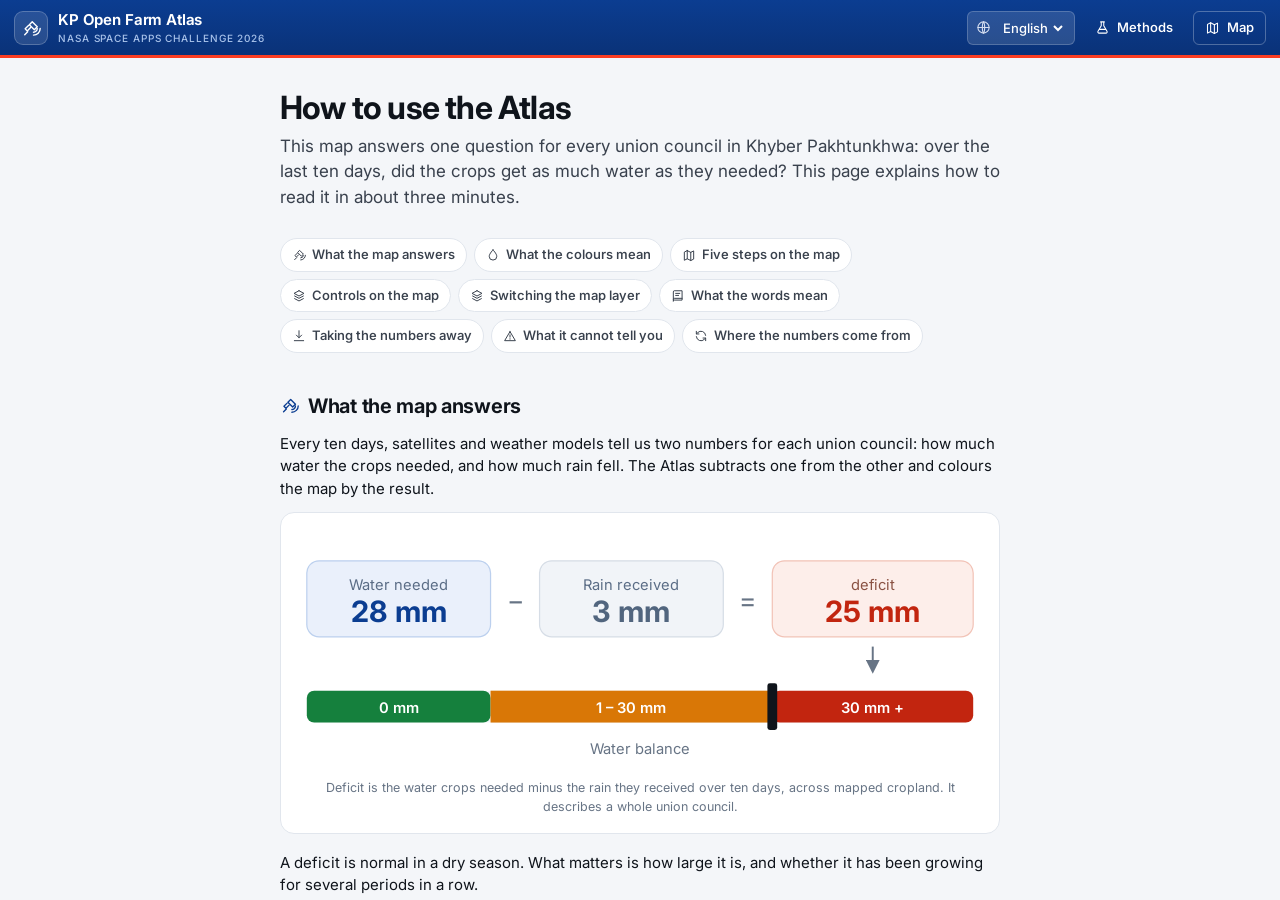
<file: site/guide.html>
<!doctype html>
<html lang="en">
<head>
  <meta charset="utf-8">
  <meta name="viewport" content="width=device-width, initial-scale=1">
  <meta name="theme-color" content="#0b3d91">
  <meta name="description" content="How to read the KP Open Farm Atlas: what the colours mean, how to find a union council, what the numbers are, and what the map cannot tell you.">
  <title>Guide · KP Open Farm Atlas</title>
  <link rel="preconnect" href="https://fonts.googleapis.com">
  <link rel="preconnect" href="https://fonts.gstatic.com" crossorigin>
  <link href="https://fonts.googleapis.com/css2?family=Inter:wght@400;500;600;700&display=swap" rel="stylesheet">
  <link rel="stylesheet" href="css/tokens.css">
  <link rel="stylesheet" href="css/base.css">
  <link rel="stylesheet" href="css/layout.css">
  <link rel="stylesheet" href="css/components.css">
  <link rel="stylesheet" href="css/responsive.css">
</head>
<body>
  <header class="top">
    <a class="brand" href="./">
      <span class="brand-mark"><svg class="icon" aria-hidden="true"><use href="#i-satellite"/></svg></span>
      <span class="brand-text">
        <b data-i18n="app_title">KP Open Farm Atlas</b>
        <span data-i18n="app_tagline">NASA Space Apps Challenge 2026</span>
      </span>
    </a>
    <div class="toolbar">
      <label class="field">
        <svg class="icon icon-sm" aria-hidden="true"><use href="#i-globe"/></svg>
        <select id="langSelect" aria-label="Language">
          <option value="en">English</option>
          <option value="ur">اردو</option>
          <option value="ps">پښتو</option>
        </select>
      </label>
      <a class="tool-link" href="methods.html">
        <svg class="icon icon-sm" aria-hidden="true"><use href="#i-beaker"/></svg><span data-i18n="methods">Methods</span>
      </a>
      <a class="tool-link ghost" href="./">
        <svg class="icon icon-sm" aria-hidden="true"><use href="#i-map"/></svg><span data-i18n="show_map">Map</span>
      </a>
    </div>
  </header>
  <main class="doc-wrap">
    <article class="doc" id="doc"></article>
  </main>
  <script src="js/icons.js"></script>
  <script src="js/guide.js"></script>
</body>
</html>
</file>
<file: site/css/tokens.css>
/* KP Open Farm Atlas
   Visual language: NASA's core palette (NASA blue #0B3D91, NASA red #FC3D21) with a
   neutral scientific surface, tabular figures for every measured number, and a single
   traffic-light ramp that is the only saturated colour on the map.
   No framework, no build step. */

:root {
  --nasa-blue: #0b3d91;
  --nasa-blue-700: #0a3278;
  --nasa-blue-900: #061f4d;
  --nasa-red: #fc3d21;

  --ink: #0f141b;
  --ink-2: #39414d;
  --muted: #677485;
  --line: #e1e6ed;
  --line-2: #eef1f6;
  --paper: #f4f6f9;
  --surface: #ffffff;
  --surface-2: #f8fafc;

  --green: #15803d;
  --amber: #d97706;
  --red: #c2250f;
  --nodata: #94a3b8;
  --demand: #0b3d91;
  --rain: #7c93ad;

  --r-sm: 6px; --r-md: 10px; --r-lg: 14px; --r-pill: 999px;
  --sp: 4px;
  --header-h: 58px;
  --footer-h: 32px;
  --panel-w: 416px;
  --shadow-1: 0 1px 2px rgba(15, 23, 42, .06), 0 1px 3px rgba(15, 23, 42, .08);
  --shadow-2: 0 4px 16px rgba(15, 23, 42, .10), 0 1px 3px rgba(15, 23, 42, .06);
  --focus: 0 0 0 3px rgba(11, 61, 145, .28);
  --sans: "Inter", -apple-system, BlinkMacSystemFont, "Segoe UI", Roboto, "Helvetica Neue", Arial, sans-serif;
  --rtl: "Noto Nastaliq Urdu", "Noto Naskh Arabic", "Segoe UI", Tahoma, sans-serif;
}
</file>
<file: site/css/base.css>
/* Base layer: reset, document defaults, typography, icons and utilities. */

* { box-sizing: border-box; }
/* class rules below set display on these elements, so the attribute needs priority */
[hidden] { display: none !important; }
html, body { margin: 0; height: 100%; overflow-x: hidden; }
body {
  font-family: var(--sans);
  font-size: 15px; line-height: 1.5; color: var(--ink); background: var(--paper);
  display: flex; flex-direction: column;
  -webkit-font-smoothing: antialiased; text-rendering: optimizeLegibility;
}
html[dir="rtl"] body { font-family: var(--rtl); line-height: 1.9; }
a { color: var(--nasa-blue); text-decoration-thickness: 1px; text-underline-offset: 2px; }
button, select, input { font: inherit; color: inherit; }
:focus-visible { outline: none; box-shadow: var(--focus); border-radius: var(--r-sm); }
.num { font-variant-numeric: tabular-nums; font-feature-settings: "tnum" 1; }

.icon { width: 18px; height: 18px; flex: none; display: block; }
.icon-sm { width: 15px; height: 15px; }
.icon-lg { width: 22px; height: 22px; }
</file>
<file: site/css/layout.css>
/* Layout layer: the application shell - header, stage, map tools, legend frame,
   panel frame, footer and documentation-page layout. */

/* ---------------------------------------------------------------- header */
.top {
  height: var(--header-h); flex: none; display: flex; align-items: center; gap: 12px;
  padding: 0 14px; color: #fff; min-width: 0; overflow: hidden;
  background: linear-gradient(180deg, var(--nasa-blue) 0%, var(--nasa-blue-700) 100%);
  border-bottom: 3px solid var(--nasa-red);
}
.brand { display: flex; align-items: center; gap: 10px; color: #fff; text-decoration: none; min-width: 0; flex: 0 1 auto; overflow: hidden; }
.brand-mark {
  width: 34px; height: 34px; flex: none; display: grid; place-items: center;
  border-radius: 9px; background: rgba(255, 255, 255, .12);
  border: 1px solid rgba(255, 255, 255, .22);
}
.brand-mark .icon { width: 20px; height: 20px; }
.brand-text { display: flex; flex-direction: column; min-width: 0; }
.brand-text b { font-size: 15px; font-weight: 650; letter-spacing: -.01em; white-space: nowrap; overflow: hidden; text-overflow: ellipsis; }
.brand-text span {
  font-size: 10px; font-weight: 500; letter-spacing: .09em; text-transform: uppercase;
  color: #a8c2ea; white-space: nowrap;
}
html[dir="rtl"] .brand-text span { letter-spacing: 0; }

.badges { display: flex; gap: 6px; }
.badge {
  display: inline-flex; align-items: center; gap: 5px; white-space: nowrap;
  font-size: 10.5px; font-weight: 700; letter-spacing: .06em; text-transform: uppercase;
  padding: 4px 8px; border-radius: var(--r-pill);
}
.badge .icon { width: 13px; height: 13px; }
.badge.demo { background: #ffd166; color: #4a3200; }
.badge.offline { background: #cbd5e1; color: #1e293b; }

.toolbar { margin-inline-start: auto; display: flex; align-items: center; gap: 8px; min-width: 0; flex: 0 0 auto; }
.badges { flex: 0 1 auto; min-width: 0; overflow: hidden; }
.field {
  display: flex; align-items: center; gap: 6px; height: 34px; padding: 0 8px; min-width: 0;
  background: rgba(255, 255, 255, .13); border: 1px solid rgba(255, 255, 255, .2);
  border-radius: var(--r-sm); color: #e8eefb;
}
.field .icon { opacity: .9; }
.field select {
  background: none; border: 0; color: #fff; font-size: 13px; font-weight: 500;
  max-width: 168px; min-width: 0; padding: 0 2px; cursor: pointer;
}
.field select option { color: var(--ink); }
.field .play {
  display: grid; place-items: center; width: 24px; height: 24px; margin-inline-start: 2px;
  border: 0; border-radius: 5px; background: rgba(255, 255, 255, .16); color: #fff; cursor: pointer;
}
.field .play:hover { background: rgba(255, 255, 255, .3); }
.field .play.on { background: var(--nasa-red); }
.tool-link {
  display: inline-flex; align-items: center; gap: 7px; height: 34px; padding: 0 11px;
  border-radius: var(--r-sm); color: #fff; text-decoration: none; font-size: 13px; font-weight: 550;
  border: 1px solid transparent;
}
.tool-link:hover { background: rgba(255, 255, 255, .14); }
.tool-link.ghost { border-color: rgba(255, 255, 255, .28); }

/* ---------------------------------------------------------------- stage */
.stage { position: relative; flex: 1; min-height: 0; display: flex; overflow: hidden; }
#map { flex: 1; min-width: 0; background: #e8edf3; }
.leaflet-container { font: inherit; background: #e8edf3; }
.leaflet-tooltip {
  font: 500 13px/1.35 var(--sans); padding: 6px 9px; border: 1px solid var(--line);
  border-radius: var(--r-sm); box-shadow: var(--shadow-1); color: var(--ink);
}
.leaflet-tooltip b { font-weight: 650; }
.leaflet-tooltip .tt-sub { color: var(--muted); font-weight: 500; }
.leaflet-control-zoom a { color: var(--ink) !important; }
.leaflet-bar { border: 1px solid var(--line) !important; box-shadow: var(--shadow-1) !important; }

.loading {
  position: absolute; top: 14px; left: 50%; transform: translateX(-50%); z-index: 600;
  display: flex; align-items: center; gap: 8px;
  background: var(--surface); border: 1px solid var(--line); box-shadow: var(--shadow-2);
  padding: 7px 14px; border-radius: var(--r-pill); font-size: 13px; font-weight: 500;
}
.loading[hidden] { display: none; }
.spinner {
  width: 13px; height: 13px; border-radius: 50%;
  border: 2px solid var(--line); border-top-color: var(--nasa-blue);
  animation: spin .7s linear infinite;
}
@keyframes spin { to { transform: rotate(360deg); } }
@media (prefers-reduced-motion: reduce) { .spinner { animation-duration: 2s; } }

/* ---------------------------------------------------------------- map tools */
.map-tools { position: absolute; top: 14px; right: calc(var(--panel-w) + 14px); z-index: 500; display: flex; gap: 8px; }
/* in RTL the panel sits on the left, so clear the zoom control (left: 10px, 34px wide) */
html[dir="rtl"] .map-tools { right: auto; left: calc(var(--panel-w) + 58px); }
body.show-map .map-tools, body.no-panel .map-tools { right: 14px; }
html[dir="rtl"] body.show-map .map-tools { left: 58px; right: auto; }
.seg, .seg-btn.solo {
  display: flex; background: var(--surface); border: 1px solid var(--line);
  border-radius: var(--r-md); box-shadow: var(--shadow-2); overflow: hidden;
}
.seg button, .seg-btn.solo {
  display: grid; place-items: center; width: 36px; height: 34px; border: 0; background: none;
  color: var(--muted); cursor: pointer; padding: 0;
}
.seg button + button { border-inline-start: 1px solid var(--line-2); }
.seg button:hover, .seg-btn.solo:hover { background: var(--surface-2); color: var(--ink); }
.seg button.on, .seg-btn.solo.on { background: var(--nasa-blue); color: #fff; }

.map-label.leaflet-tooltip {
  background: rgba(255, 255, 255, .88); border: 0; border-radius: 5px; box-shadow: none;
  padding: 2px 6px; font-size: 11px; line-height: 1.25; color: var(--ink); text-align: center;
  white-space: nowrap; pointer-events: none;
}
.map-label.leaflet-tooltip::before { display: none; }
.map-label .ml-n { display: block; font-weight: 650; }
.map-label .ml-v { display: block; font-weight: 500; color: var(--ink-2); font-variant-numeric: tabular-nums; }
.map-label.hover-only { background: #fff; border: 1px solid var(--line); box-shadow: var(--shadow-1); padding: 5px 8px; font-size: 12.5px; }
body.dark-base .map-label.leaflet-tooltip { background: rgba(12, 18, 28, .78); color: #f1f5f9; }
body.dark-base .map-label .ml-v { color: #cbd5e1; }
body.dark-base #map { background: #0d1520; }

/* ---------------------------------------------------------------- legend */
.legend {
  position: absolute; left: 14px; bottom: 14px; z-index: 500; width: 262px;
  background: rgba(255, 255, 255, .97); border: 1px solid var(--line);
  border-radius: var(--r-md); box-shadow: var(--shadow-2); overflow: hidden;
}
html[dir="rtl"] .legend { left: auto; right: 14px; }
.legend-head {
  display: flex; align-items: center; gap: 7px; width: 100%; padding: 9px 11px;
  background: none; border: 0; cursor: pointer; text-align: start;
}
.legend-head b { font-size: 12px; font-weight: 650; flex: 1; min-width: 0; }
.legend-head .icon { color: var(--nasa-blue); }
.legend-head .caret { margin-inline-start: auto; color: var(--muted); transition: transform .15s; }
.legend.closed .caret { transform: rotate(90deg); }
.legend.closed .legend-body { display: none; }
.legend-body { padding: 2px 11px 11px; border-top: 1px solid var(--line-2); }
.legend-row { display: flex; align-items: flex-start; gap: 8px; margin-top: 7px; font-size: 12px; }
.sw { width: 13px; height: 13px; border-radius: 3px; margin-top: 2px; flex: none; box-shadow: inset 0 0 0 1px rgba(0,0,0,.08); }
.legend-row b { font-weight: 600; }
.legend-note { margin-top: 9px; padding-top: 8px; border-top: 1px dashed var(--line); color: var(--muted); font-size: 11.5px; }
.legend-note a { font-weight: 600; }
.ramp { height: 10px; border-radius: 3px; margin: 8px 0 4px; background: linear-gradient(90deg, #eef4ea, #15803d); }
.ramp-labels { display: flex; justify-content: space-between; color: var(--muted); font-size: 11px; }

/* ---------------------------------------------------------------- panel */
.panel {
  width: var(--panel-w); max-width: 100%; flex: none; background: var(--surface);
  border-inline-start: 1px solid var(--line); overflow-y: auto; overscroll-behavior: contain;
}
.panel:empty { display: none; }
.panel-inner { padding: 14px 18px 28px; }

.crumbs { display: flex; flex-wrap: wrap; align-items: center; gap: 3px; font-size: 12px; color: var(--muted); }
.crumbs button {
  display: inline-flex; align-items: center; gap: 4px; background: none; border: 0; padding: 2px 4px;
  color: var(--nasa-blue); font-weight: 550; cursor: pointer; border-radius: var(--r-sm);
}
.crumbs button:hover { background: var(--surface-2); }
.crumbs .icon { width: 13px; height: 13px; color: var(--muted); }
.crumbs .here { color: var(--ink-2); font-weight: 550; padding: 2px 2px; }

.title-row { display: flex; align-items: flex-start; gap: 10px; margin: 8px 0 2px; }
.panel h1 { margin: 0; font-size: 25px; line-height: 1.15; font-weight: 680; letter-spacing: -.02em; }
.panel .sub { margin: 3px 0 0; color: var(--muted); font-size: 13px; }
.panel h2 {
  display: flex; align-items: center; gap: 7px; margin: 22px 0 8px;
  font-size: 12px; font-weight: 700; letter-spacing: .07em; text-transform: uppercase; color: var(--ink-2);
}
html[dir="rtl"] .panel h2 { letter-spacing: 0; }
.panel h2 .icon { width: 15px; height: 15px; color: var(--nasa-blue); }
</file>
<file: site/css/components.css>
/* Components layer: status card, stats, chips, layer selector, search/list, chart,
   buttons, sources, notices and documentation-page blocks. */

/* status card */
.status-card { margin: 14px 0 0; border-radius: var(--r-lg); overflow: hidden; border: 1px solid var(--line); }
.status-bar { height: 5px; }
.status-bar.green { background: var(--green); } .status-bar.amber { background: var(--amber); }
.status-bar.red { background: var(--red); } .status-bar.nodata { background: var(--nodata); }
.status-body { padding: 13px 15px 15px; background: var(--surface-2); }
.status-tag {
  display: inline-flex; align-items: center; gap: 6px; font-size: 11px; font-weight: 700;
  letter-spacing: .06em; text-transform: uppercase; padding: 3px 9px; border-radius: var(--r-pill); color: #fff;
}
html[dir="rtl"] .status-tag { letter-spacing: 0; }
.status-tag.green { background: var(--green); } .status-tag.amber { background: var(--amber); }
.status-tag.red { background: var(--red); } .status-tag.nodata { background: var(--nodata); }
.status-big { display: flex; align-items: baseline; gap: 7px; margin-top: 10px; }
.status-big .v { font-size: 38px; font-weight: 700; line-height: 1; letter-spacing: -.03em; }
.status-big .u { font-size: 14px; font-weight: 550; color: var(--muted); }
.status-what { margin: 9px 0 0; font-size: 13.5px; color: var(--ink-2); }
.status-rule { margin: 8px 0 0; font-size: 12px; color: var(--muted); }

.balance { display: flex; gap: 0; margin-top: 13px; background: var(--surface); border: 1px solid var(--line); border-radius: var(--r-md); overflow: hidden; }
.balance > div { flex: 1; min-width: 0; padding: 10px 12px; }
.balance > div + div { border-inline-start: 1px solid var(--line); }
.balance .k { display: flex; align-items: center; gap: 5px; font-size: 11px; color: var(--muted); }
.balance .k .icon { width: 13px; height: 13px; }
.balance .v { margin-top: 5px; font-size: 18px; font-weight: 650; }
.balance .v small { font-size: 11px; font-weight: 500; color: var(--muted); }

.trend { display: flex; align-items: flex-start; gap: 7px; margin: 12px 0 0; font-size: 13px; color: var(--ink-2); }
.trend .icon { width: 15px; height: 15px; margin-top: 2px; color: var(--muted); }
.trend.up .icon { color: var(--red); }

/* stat grid */
.stats { display: grid; grid-template-columns: repeat(2, minmax(0, 1fr)); gap: 8px; }
.stat { border: 1px solid var(--line); border-radius: var(--r-md); padding: 10px 11px; background: var(--surface); }
.stat .k { display: flex; align-items: center; gap: 6px; font-size: 11.5px; color: var(--muted); }
.stat .k .icon { width: 14px; height: 14px; color: var(--nasa-blue); opacity: .85; }
.stat .v { margin-top: 6px; font-size: 19px; font-weight: 650; letter-spacing: -.01em; }
.stat .v small { font-size: 11px; font-weight: 500; color: var(--muted); }
.stat.empty .v { color: var(--muted); font-size: 13px; font-weight: 550; }

/* chips */
.chips { display: flex; flex-wrap: wrap; gap: 6px; }
.chip {
  display: inline-flex; align-items: center; gap: 6px; padding: 6px 11px; cursor: pointer;
  border: 1px solid var(--line); background: var(--surface); border-radius: var(--r-pill);
  font-size: 12.5px; font-weight: 550; color: var(--ink-2);
}
.chip .icon { width: 14px; height: 14px; }
.chip:hover { border-color: #c3cdda; background: var(--surface-2); }
.chip.on { background: var(--nasa-blue); border-color: var(--nasa-blue); color: #fff; }
.chip:disabled { opacity: .45; cursor: not-allowed; }

/* grouped layer selector (js/components/layer-control.js) */
.chip-groups { display: flex; flex-direction: column; gap: 10px; }
.chip-group-label {
  font-size: 10.5px; font-weight: 700; letter-spacing: .06em; text-transform: uppercase;
  color: var(--muted); margin-bottom: 5px;
}
html[dir="rtl"] .chip-group-label { letter-spacing: 0; }

/* a period control that does not apply to the active layer */
.field.off { opacity: .5; }
.field.off select, .field.off .play { cursor: not-allowed; }

/* search + list */
.search { display: flex; align-items: center; gap: 8px; border: 1px solid var(--line); border-radius: var(--r-md); padding: 0 10px; height: 38px; background: var(--surface); }
.search .icon { color: var(--muted); }
.search input { flex: 1; min-width: 0; border: 0; background: none; height: 100%; font-size: 14px; }
.search input:focus { outline: none; }
.search button { border: 0; background: none; padding: 2px; cursor: pointer; color: var(--muted); display: flex; }

.list { list-style: none; margin: 8px 0 0; padding: 0; border-top: 1px solid var(--line-2); }
.list li {
  display: flex; align-items: center; gap: 9px; padding: 9px 4px; cursor: pointer;
  border-bottom: 1px solid var(--line-2); font-size: 14px;
}
.list li:hover { background: var(--surface-2); }
.list .dot { width: 9px; height: 9px; border-radius: 50%; flex: none; box-shadow: 0 0 0 3px rgba(0,0,0,.04); }
.list .nm { min-width: 0; overflow: hidden; text-overflow: ellipsis; white-space: nowrap; font-weight: 500; }
.list .val { margin-inline-start: auto; color: var(--ink-2); font-size: 12.5px; font-weight: 600; white-space: nowrap; }
.list .val.muted { color: var(--muted); font-weight: 500; }
.list .move { margin-inline-start: auto; font-size: 10px; line-height: 1; }
.list .move + .val { margin-inline-start: 6px; }
.list .move.worse { color: var(--red); }
.list .move.better { color: var(--green); }
.list .go { color: #b7c1cf; }
html[dir="rtl"] .list .go { transform: scaleX(-1); }
.hint { margin: 10px 0 0; color: var(--muted); font-size: 12.5px; }

/* identification / secondary measurements (js/components/stat-card.js rows) */
.measures { margin: 0; display: grid; grid-template-columns: 1fr; border: 1px solid var(--line); border-radius: var(--r-md); overflow: hidden; background: var(--surface); }
.measure { display: flex; align-items: baseline; justify-content: space-between; gap: 12px; padding: 8px 11px; font-size: 13px; }
.measure + .measure { border-top: 1px solid var(--line-2); }
.measure dt { display: flex; align-items: center; gap: 6px; color: var(--muted); font-size: 12px; flex: none; }
.measure dt .icon { width: 13px; height: 13px; color: var(--nasa-blue); opacity: .85; }
.measure dd { margin: 0; font-weight: 600; color: var(--ink); text-align: end; min-width: 0; overflow-wrap: anywhere; }
.measure dd small { font-size: 11px; font-weight: 500; color: var(--muted); }
.measure.empty dd { color: var(--muted); font-weight: 500; }
.stat-note { margin-top: 5px; font-size: 11px; color: var(--muted); }

/* one-line context under a title or a chart: layer · period · timestamp */
.meta-line { margin: 6px 0 0; font-size: 11.5px; color: var(--muted); line-height: 1.5; }
.meta-line .sep { color: var(--line); }

/* chart */
.chart { height: 236px; margin: 4px 0 0; }
.chart-block { position: relative; margin: 4px 0 0; }
.chart-block .chart { margin: 0; }
.chart-state {
  display: flex; align-items: center; gap: 8px; padding: 10px 12px; margin: 4px 0 0;
  border: 1px dashed var(--line); border-radius: var(--r-md); background: var(--surface-2);
  color: var(--muted); font-size: 12.5px;
}
.chart-state .icon { width: 14px; height: 14px; flex: none; }
.chart-state.loading { position: absolute; inset-inline-start: 0; top: 0; z-index: 1; border-style: solid; background: var(--surface); }
.chart-state.error .icon { color: var(--amber); }
.chart-partial { display: flex; gap: 7px; align-items: flex-start; margin: 6px 0 0; font-size: 12px; color: var(--ink-2); }
.chart-partial .icon { width: 14px; height: 14px; margin-top: 2px; color: var(--amber); flex: none; }
.chart-table { width: 100%; border-collapse: collapse; font-size: 12.5px; margin-top: 4px; }
.chart-table th, .chart-table td { padding: 6px 7px; border-bottom: 1px solid var(--line-2); text-align: end; }
.chart-table th { color: var(--muted); font-weight: 600; font-size: 11px; text-transform: uppercase; letter-spacing: .05em; }
.chart-table th:first-child, .chart-table td:first-child { text-align: start; }

/* buttons */
.actions { display: flex; flex-wrap: wrap; gap: 8px; margin-top: 10px; }
.btn {
  display: inline-flex; align-items: center; gap: 7px; padding: 9px 13px; cursor: pointer;
  border-radius: var(--r-md); font-size: 13px; font-weight: 600; text-decoration: none;
  border: 1px solid var(--nasa-blue); background: var(--nasa-blue); color: #fff;
}
.btn:hover { background: var(--nasa-blue-700); }
.btn.ghost { background: var(--surface); color: var(--nasa-blue); }
.btn.ghost:hover { background: var(--surface-2); }
.btn:disabled { opacity: .5; cursor: not-allowed; }
.btn.failed { border-color: var(--red); background: var(--red); color: #fff; }
.panel-back { margin-top: 18px; }

/* phone-only close control at the top of the details panel */
.panel-close {
  display: none; position: sticky; top: 8px; margin: 8px 8px -34px auto; z-index: 2;
  width: 34px; height: 34px; place-items: center; border: 1px solid var(--line); border-radius: 50%;
  background: var(--surface); color: var(--ink-2); box-shadow: var(--shadow-1); cursor: pointer;
}

/* sources */
.sources { margin-top: 18px; padding-top: 12px; border-top: 1px solid var(--line); font-size: 11.5px; color: var(--muted); }
.sources .src { display: flex; gap: 7px; align-items: flex-start; margin-top: 7px; }
.sources .src .icon { width: 13px; height: 13px; margin-top: 2px; color: var(--green); }
.sources .src.off .icon { color: var(--nodata); }
.sources .src b { color: var(--ink-2); font-weight: 600; }
.sources .stamp { margin-top: 10px; font-variant-numeric: tabular-nums; }

/* notice */
.notice {
  display: flex; gap: 9px; align-items: flex-start; margin-top: 12px; padding: 10px 12px;
  background: #fff8e8; border: 1px solid #f2dfae; border-radius: var(--r-md);
  font-size: 12.5px; color: #6b4e09;
}
.notice .icon { width: 15px; height: 15px; margin-top: 1px; color: #b7791f; }
.notice span { min-width: 0; overflow-wrap: anywhere; }

/* mobile map toggle */
.map-toggle {
  display: none; position: absolute; left: 50%; bottom: 18px; transform: translateX(-50%); z-index: 1100; /* above Leaflet controls (1000) */
  align-items: center; gap: 7px; border: 0; border-radius: var(--r-pill); padding: 11px 18px;
  background: var(--nasa-blue); color: #fff; font-weight: 600; font-size: 14px;
  box-shadow: 0 4px 14px rgba(11, 61, 145, .4); cursor: pointer;
}

/* ---------------------------------------------------------------- footer */
.foot {
  height: var(--footer-h); flex: none; display: flex; align-items: center; gap: 14px;
  padding: 0 14px; font-size: 11px; color: var(--muted); background: var(--surface);
  border-top: 1px solid var(--line); white-space: nowrap; overflow: hidden;
}
.foot span { overflow: hidden; text-overflow: ellipsis; }
.foot .sep { color: var(--line); }
.foot a { color: var(--muted); display: inline-flex; align-items: center; gap: 4px; }
.foot a:hover { color: var(--nasa-blue); }

/* ---------------------------------------------------------------- doc pages */
.doc-wrap { flex: 1; overflow-y: auto; background: var(--paper); }
.doc { max-width: 760px; margin: 0 auto; padding: 32px 20px 72px; }
.doc h1 { font-size: 32px; line-height: 1.12; letter-spacing: -.025em; margin: 0 0 8px; font-weight: 700; }
.doc .lede { font-size: 17px; color: var(--ink-2); margin: 0 0 28px; }
.doc h2 {
  display: flex; align-items: center; gap: 9px; margin: 38px 0 12px; font-size: 20px;
  font-weight: 670; letter-spacing: -.015em; scroll-margin-top: 20px;
}
.doc h2 .icon { width: 19px; height: 19px; color: var(--nasa-blue); }
.doc h3 { font-size: 15.5px; font-weight: 650; margin: 22px 0 6px; }
.doc p { margin: 0 0 12px; }
.doc ul, .doc ol { margin: 0 0 12px; padding-inline-start: 22px; }
.doc li { margin-bottom: 6px; }
.doc table { border-collapse: collapse; width: 100%; font-size: 14px; margin: 0 0 16px; background: var(--surface); border-radius: var(--r-md); overflow: hidden; box-shadow: var(--shadow-1); }
.doc th, .doc td { border-bottom: 1px solid var(--line-2); padding: 9px 11px; text-align: start; vertical-align: top; }
.doc th { background: var(--surface-2); font-weight: 650; font-size: 12.5px; }
.doc code { background: #eef2f7; padding: 1.5px 5px; border-radius: 4px; font-size: 13px; }
.doc pre { background: var(--ink); color: #e6edf5; padding: 14px 16px; border-radius: var(--r-md); overflow-x: auto; font-size: 13px; }
.doc pre code { background: none; color: inherit; padding: 0; }
.doc blockquote { margin: 0 0 16px; padding: 12px 15px; background: var(--surface); border-inline-start: 3px solid var(--nasa-blue); border-radius: 0 var(--r-md) var(--r-md) 0; color: var(--ink-2); }

.card { background: var(--surface); border: 1px solid var(--line); border-radius: var(--r-lg); padding: 18px 20px; margin: 0 0 16px; box-shadow: var(--shadow-1); }
.steps { list-style: none; counter-reset: s; margin: 0; padding: 0; }
.steps > li { counter-increment: s; position: relative; padding-inline-start: 46px; margin-bottom: 22px; }
.steps > li::before {
  content: counter(s); position: absolute; inset-inline-start: 0; top: -2px;
  width: 30px; height: 30px; border-radius: 50%; display: grid; place-items: center;
  background: var(--nasa-blue); color: #fff; font-size: 14px; font-weight: 700;
}
.steps h3 { margin: 4px 0 5px; }
.steps p { margin: 0 0 8px; color: var(--ink-2); font-size: 14.5px; }
.key-grid { display: grid; grid-template-columns: repeat(auto-fit, minmax(210px, 1fr)); gap: 10px; margin: 0 0 16px; }
.key { display: flex; gap: 10px; align-items: flex-start; background: var(--surface); border: 1px solid var(--line); border-radius: var(--r-md); padding: 12px 13px; }
.key .sw { width: 16px; height: 16px; border-radius: 4px; margin-top: 2px; }
.key b { display: block; font-size: 14px; }
.key span { font-size: 12.5px; color: var(--muted); }
.glossary dt { font-weight: 650; margin-top: 12px; }
.glossary dd { margin: 3px 0 0; color: var(--ink-2); font-size: 14.5px; }
.toc { display: flex; flex-wrap: wrap; gap: 7px; margin: 0 0 26px; }
.toc a {
  display: inline-flex; align-items: center; gap: 6px; padding: 6px 11px; font-size: 13px; font-weight: 550;
  background: var(--surface); border: 1px solid var(--line); border-radius: var(--r-pill); text-decoration: none; color: var(--ink-2);
}
.toc a:hover { border-color: var(--nasa-blue); color: var(--nasa-blue); }
.toc .icon { width: 14px; height: 14px; }
figure.diagram { margin: 0 0 18px; background: var(--surface); border: 1px solid var(--line); border-radius: var(--r-lg); padding: 16px; }
figure.diagram svg { width: 100%; height: auto; display: block; }
figure.diagram figcaption { margin-top: 10px; font-size: 12.5px; color: var(--muted); text-align: center; }
#scatter { height: 430px; }
.muted { color: var(--muted); }
</file>
<file: site/css/responsive.css>
/* Responsive layer: breakpoints for tablets, phones, landscape and print. */

/* ---------------------------------------------------------------- responsive */
/* tablets and small laptops: narrower panel, same two-column shape */
@media (max-width: 1180px) { :root { --panel-w: 376px; } }
@media (max-width: 1000px) { :root { --panel-w: 340px; --header-h: 56px; }
  .panel-inner { padding: 13px 14px 24px; }
  .stats { gap: 7px; }
  .panel h1 { font-size: 23px; }
}

/* phones and small tablets: map and panel become one full-screen view each */
@media (max-width: 820px) {
  :root { --header-h: 54px; }
  .brand-text span { display: none; }
  .tool-link span { display: none; }
  .tool-link { padding: 0 9px; }
  .field select { max-width: 112px; font-size: 12.5px; }
  .stage { display: block; }
  #map { position: absolute; inset: 0; }
  .panel { position: absolute; inset: 0; width: auto; z-index: 700; border: 0; }
  .panel-inner { padding: 12px 15px 96px; }
  .map-toggle { display: inline-flex; }
  /* keep the attribution and scale clear of the floating toggle */
  .leaflet-control-attribution { font-size: 9px; max-width: 58vw; white-space: nowrap; overflow: hidden; text-overflow: ellipsis; }
  .leaflet-bottom.leaflet-right .leaflet-control-scale { margin-bottom: 64px; }
  .panel-close { display: grid; }
  body.show-map .panel { display: none; }
  body:not(.show-map) .leaflet-control-container { display: none; }
  .legend { width: 232px; left: 10px; bottom: 76px; }
  .map-tools { top: 10px; right: 10px; }
  .map-label.leaflet-tooltip { font-size: 10px; padding: 1px 4px; }
  html[dir="rtl"] .legend { right: 10px; left: auto; }
  .panel h1 { font-size: 22px; }
  .status-big .v { font-size: 33px; }
  .doc { padding: 22px 16px 60px; }
  .doc h1 { font-size: 26px; }
  .doc .lede { font-size: 16px; }
  .doc h2 { font-size: 18px; }
  .doc h2 .icon { width: 17px; height: 17px; }
  .steps > li { padding-inline-start: 40px; }
  .steps > li::before { width: 27px; height: 27px; font-size: 13px; }
  .key-grid { grid-template-columns: 1fr; }
  .toc a { font-size: 12.5px; padding: 6px 10px; }
  .foot { font-size: 10px; gap: 9px; }
  /* wide tables scroll instead of breaking the page */
  .doc table { display: block; overflow-x: auto; white-space: nowrap; }
  .doc td, .doc th { white-space: normal; min-width: 108px; }
  #scatter { height: 340px; }
  .chart { height: 250px; }
  .measure { padding: 10px 11px; }
  .actions .btn { flex: 1 1 calc(50% - 4px); justify-content: center; }
  /* comfortable touch targets */
  .list li { padding: 12px 4px; }
  .chip { padding: 9px 13px; }
  .crumbs button { padding: 5px 6px; }
  .seg button, .seg-btn.solo { width: 40px; height: 38px; }
}

/* short landscape phones: the panel must not eat the whole screen */
@media (max-height: 460px) and (orientation: landscape) {
  :root { --header-h: 46px; --footer-h: 0px; }
  .foot { display: none; }
  .legend { bottom: 10px; }
  .map-toggle { bottom: 10px; padding: 8px 14px; }
}

/* narrow phones: trim the header to the essentials */
@media (max-width: 430px) {
  .brand-text b { font-size: 13.5px; }
  .brand-mark { width: 30px; height: 30px; border-radius: 8px; }
  .top { gap: 7px; padding: 0 9px; }
  .field { padding: 0 6px; height: 32px; }
  .field select { max-width: 98px; }
  .tool-link { padding: 0 7px; height: 32px; }
  .badge { font-size: 9.5px; padding: 3px 6px; }
  .status-big .v { font-size: 30px; }
  .stats { grid-template-columns: 1fr 1fr; }
  .balance { flex-direction: column; }
  .balance > div + div { border-inline-start: 0; border-top: 1px solid var(--line); }
  .legend { width: 206px; }
  .panel h1 { font-size: 21px; }
  .doc h1 { font-size: 23px; }
}

@media (max-width: 340px) {
  .stats { grid-template-columns: 1fr; }
  .field select { max-width: 78px; }
}

/* respect reduced motion everywhere */
@media (prefers-reduced-motion: reduce) {
  * { scroll-behavior: auto !important; }
}

/* printing a union council panel should produce something readable */
@media print {
  .top, .foot, .map-tools, .map-toggle, .legend, #map, .actions, .search { display: none !important; }
  .panel { width: auto; border: 0; overflow: visible; }
  body { background: #fff; }
}
</file>
